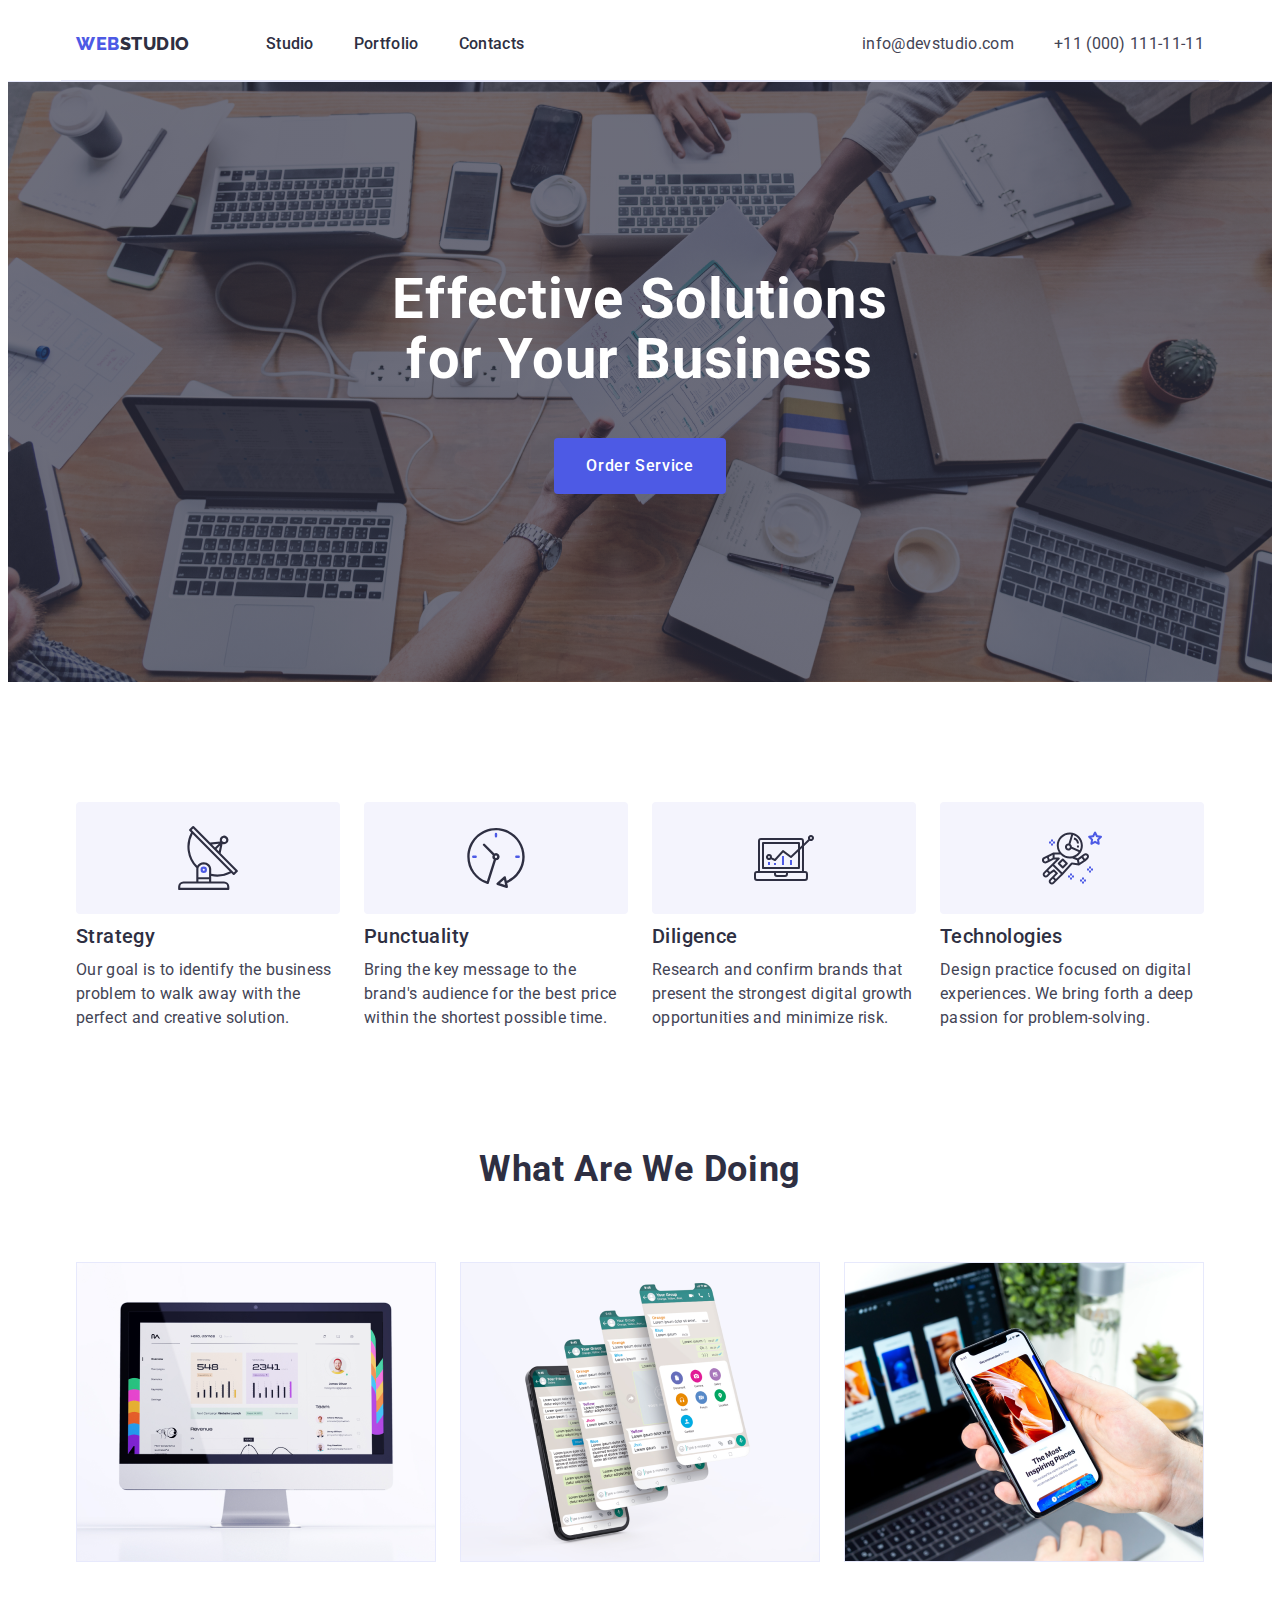
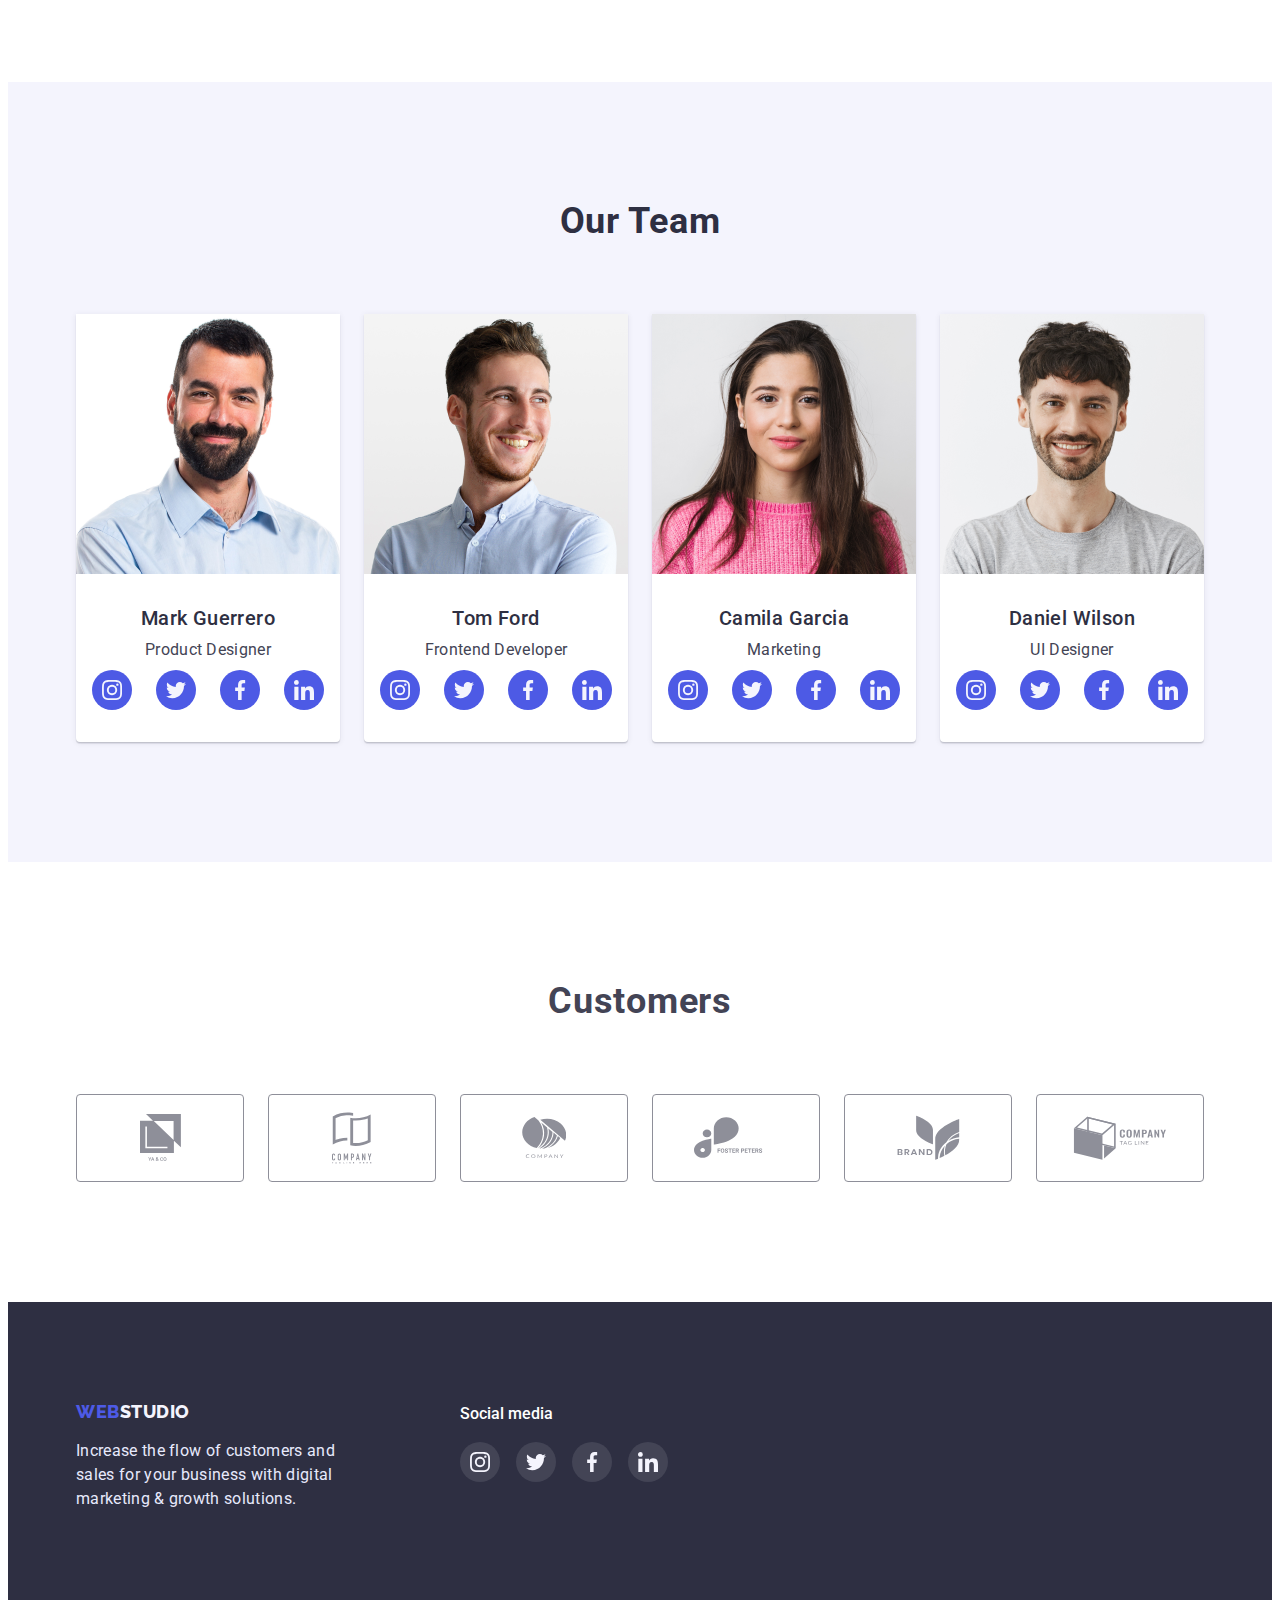
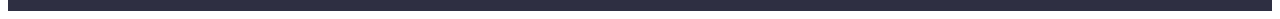
<file: index.html>
<!DOCTYPE html>
<html lang="en">
  <head>
    <meta charset="UTF-8" />
    <meta http-equiv="X-UA-Compatible" content="IE=edge" />
    <meta name="viewport" content="width=device-width, initial-scale=1.0" />

    <link
      rel="stylesheet"
      href="https://cdnjs.cloudflare.com/ajax/libs/modern-normalize/1.1.0/modern-normalize.min.css"
      integrity="sha512-wpPYUAdjBVSE4KJnH1VR1HeZfpl1ub8YT/NKx4PuQ5NmX2tKuGu6U/JRp5y+Y8XG2tV+wKQpNHVUX03MfMFn9Q=="
      crossorigin="anonymous"
      referrerpolicy="no-referrer"
    />

    <title>WEBSTUDIO</title>
    <link rel="stylesheet" href="./css/styles.css" />
    <link rel="preconnect" href="https://fonts.googleapis.com" />
    <link rel="preconnect" href="https://fonts.gstatic.com" crossorigin />
    <link
      href="https://fonts.googleapis.com/css2?family=Raleway:wght@800&family=Roboto:wght@400;500;700&display=swap"
      rel="stylesheet"
    />
  </head>
  <body>
    <!-- заголовок -->

    <header class="header-main">
      <div class="container-head container border">
        <nav class="menu-list-main list">
          <a class="nav-logo link" href="./index.html"
            >Web<span class="logo-black">Studio</span></a
          >

          <ul class="header-menu mail-link link list">
            <li class="header-item">
              <a class="menu-list link menu-list-effect" href="./index.html"
                >Studio</a
              >
            </li>
            <li class="header-item">
              <a class="menu-list link menu-list-effect" href="./portfolio.html"
                >Portfolio</a
              >
            </li>
            <li>
              <a class="menu-list link menu-list-effect" href="">Contacts</a>
            </li>
          </ul>
        </nav>
        <address class="list address">
          <ul class="menu-contacts list">
            <li>
              <a
                class="mail-link link menu-list-effect"
                href="mailto:info@devstudio.com"
                >info@devstudio.com</a
              >
            </li>

            <li>
              <a
                class="mail-link link menu-list-effect"
                href="tel:+110001111111"
                >+11 (000) 111-11-11</a
              >
            </li>
          </ul>
        </address>
      </div>
    </header>

    <main>
      <!-- <section 1 hero> ------------------------------------------->

      <section class="section-hero">
        <div class="container-hero container">
          <h1 class="section-hero-title">
            Effective Solutions for Your Business
          </h1>

          <button class="section-hero-btn btn-style" type="button">
            Order Service
          </button>
        </div>
      </section>

      <!-- <section>2 info -->

      <section class="step">
        <div class="container-info">
          <h2 class="vis-hidden sect-info-title">
            Our goal is to identify the business
          </h2>

          <ul class="list-info list">
            <li class="info-image">
              <div class="info-wrap image-item">
                <svg width="60" , height="64">
                  <use href="./images/symbol-defs-2.svg#icon-Group"></use>
                </svg>
              </div>

              <h3 class="section-info-title">Strategy</h3>
              <p class="section-info-description">
                Our goal is to identify the business problem to walk away with
                the perfect and creative solution.
              </p>
            </li>

            <li>
              <div class="info-wrap image-item">
                <svg width="60" , height="64">
                  <use href="./images/symbol-defs-2.svg#icon-clock"></use>
                </svg>
              </div>

              <h3 class="section-info-title">Punctuality</h3>
              <p class="section-info-description">
                Bring the key message to the brand's audience for the best price
                within the shortest possible time.
              </p>
            </li>

            <li>
              <div class="info-wrap image-item">
                <svg width="60" , height="64">
                  <use href="./images/symbol-defs-2.svg#icon-diagram"></use>
                </svg>
              </div>

              <h3 class="section-info-title">Diligence</h3>
              <p class="section-info-description">
                Research and confirm brands that present the strongest digital
                growth opportunities and minimize risk.
              </p>
            </li>

            <li>
              <div class="info-wrap image-item">
                <svg width="60" , height="64">
                  <use href="./images/symbol-defs-2.svg#icon-astronaut"></use>
                </svg>
              </div>

              <h3 class="section-info-title">Technologies</h3>
              <p class="section-info-description">
                Design practice focused on digital experiences. We bring forth a
                deep passion for problem-solving.
              </p>
            </li>
          </ul>
        </div>
      </section>

      <!-- <section> 3 product -->

      <section class="sect-prod">
        <div class="container">
          <h2 class="section-prod-title title-marg">What are we doing</h2>
          <ul class="list-item list">
            <li><img src="./images/comp1.jpg" alt="product1" width="360" /></li>
            <li><img src="./images/img2.jpg" alt="product2" width="360" /></li>
            <li><img src="./images/img3.jpg" alt="product3" width="360" /></li>
          </ul>
        </div>
      </section>

      <!-- <section> 4 team -->

      <section class="sect-team section">
        <div class="container">
          <h2 class="section-team-main">Our Team</h2>
          <ul class="list-item list">
            <li class="sect-team-info">
              <img src="./images/img-1.jpg" alt="Mark Guerrero " width="264" />

              <div class="team-card">
                <div class="ws-wrap">
                  <h3 class="section-team-title">Mark Guerrero</h3>

                  <p class="section-team-description">Product Designer</p>

                  <ul class="ws-soc-list list">
                    <li class="ws-soc-item">
                      <a href="" class="ws-soc-link">
                        <svg width="20" , height="20">
                          <use href="./images/icons.svg#icon-instagram"></use>
                        </svg>
                      </a>
                    </li>

                    <li class="ws-soc-item">
                      <a href="" class="ws-soc-link">
                        <svg width="20" , height="20">
                          <use href="./images/icons.svg#icon-twitter"></use>
                        </svg>
                      </a>
                    </li>

                    <li class="ws-soc-item">
                      <a href="" class="ws-soc-link">
                        <svg width="20" , height="20">
                          <use href="./images/icons.svg#icon-facebook"></use>
                        </svg>
                      </a>
                    </li>

                    <li class="ws-soc-item">
                      <a href="" class="ws-soc-link">
                        <svg width="20" , height="20">
                          <use href="./images/icons.svg#icon-linkedin"></use>
                        </svg>
                      </a>
                    </li>
                  </ul>
                </div>
              </div>
            </li>

            <li class="sect-team-info">
              <img src="./images/img-2.jpg" alt="Tom Ford" width="264" />

              <div class="team-card">
                <h3 class="section-team-title">Tom Ford</h3>

                <p class="section-team-description">Frontend Developer</p>

                <ul class="ws-soc-list list">
                  <li class="ws-soc-item">
                    <a href="" class="ws-soc-link">
                      <svg width="20" , height="20">
                        <use href="./images/icons.svg#icon-instagram"></use>
                      </svg>
                    </a>
                  </li>

                  <li class="ws-soc-item">
                    <a href="" class="ws-soc-link">
                      <svg width="20" , height="20">
                        <use href="./images/icons.svg#icon-twitter"></use>
                      </svg>
                    </a>
                  </li>

                  <li class="ws-soc-item">
                    <a href="" class="ws-soc-link">
                      <svg width="20" , height="20">
                        <use href="./images/icons.svg#icon-facebook"></use>
                      </svg>
                    </a>
                  </li>

                  <li class="ws-soc-item">
                    <a href="" class="ws-soc-link">
                      <svg width="20" , height="20">
                        <use href="./images/icons.svg#icon-linkedin"></use>
                      </svg>
                    </a>
                  </li>
                </ul>
              </div>
            </li>

            <li class="sect-team-info">
              <img
                src="./images/camilagarcia.jpg"
                alt="Camila Garcia"
                width="264"
              />

              <div class="team-card">
                <h3 class="section-team-title">Camila Garcia</h3>

                <p class="section-team-description">Marketing</p>

                <ul class="ws-soc-list list">
                  <li class="ws-soc-item">
                    <a href="" class="ws-soc-link">
                      <svg width="20" , height="20">
                        <use href="./images/icons.svg#icon-instagram"></use>
                      </svg>
                    </a>
                  </li>

                  <li class="ws-soc-item">
                    <a href="" class="ws-soc-link">
                      <svg width="20" , height="20">
                        <use href="./images/icons.svg#icon-twitter"></use>
                      </svg>
                    </a>
                  </li>

                  <li class="ws-soc-item">
                    <a href="" class="ws-soc-link">
                      <svg width="20" , height="20">
                        <use href="./images/icons.svg#icon-facebook"></use>
                      </svg>
                    </a>
                  </li>

                  <li class="ws-soc-item">
                    <a href="" class="ws-soc-link">
                      <svg width="20" , height="20">
                        <use href="./images/icons.svg#icon-linkedin"></use>
                      </svg>
                    </a>
                  </li>
                </ul>
              </div>
            </li>

            <li class="sect-team-info">
              <img src="./images/img-4.jpg" alt="Daniel Wilson" width="264" />
              <div class="team-card">
                <h3 class="section-team-title">Daniel Wilson</h3>

                <p class="section-team-description">UI Designer</p>

                <ul class="ws-soc-list list">
                  <li class="ws-soc-item">
                    <a href="" class="ws-soc-link">
                      <svg width="20" , height="20">
                        <use href="./images/icons.svg#icon-instagram"></use>
                      </svg>
                    </a>
                  </li>

                  <li class="ws-soc-item">
                    <a href="" class="ws-soc-link">
                      <svg width="20" , height="20">
                        <use href="./images/icons.svg#icon-twitter"></use>
                      </svg>
                    </a>
                  </li>

                  <li class="ws-soc-item">
                    <a href="" class="ws-soc-link">
                      <svg width="20" , height="20">
                        <use href="./images/icons.svg#icon-facebook"></use>
                      </svg>
                    </a>
                  </li>

                  <li class="ws-soc-item">
                    <a href="" class="ws-soc-link">
                      <svg width="20" , height="20">
                        <use href="./images/icons.svg#icon-linkedin"></use>
                      </svg>
                    </a>
                  </li>
                </ul>
              </div>
            </li>
          </ul>
        </div>
      </section>

      <!-- ---------section-customers----------- -->

      <section class="section">
        <div class="container">
          <h1 class="title-custom">Customers</h1>
          <ul class="custum-list list">
            <li class="custum-list-item">
              <a href="" class="info-link cust-bord">
                <svg class="cust-list-icon" width="41" , height="47">
                  <use href="./images/symbol-defs.svg#icon-group1"></use>
                </svg>
              </a>
            </li>

            <li class="custom-item">
              <a href="" class="info-link cust-bord">
                <svg width="40" , height="52">
                  <use href="./images/symbol-defs.svg#icon-group2"></use>
                </svg>
              </a>
            </li>
            <li class="custom-item">
              <a href="" class="info-link cust-bord">
                <svg width="44" , height="41">
                  <use href="./images/symbol-defs.svg#icon-group3"></use>
                </svg>
              </a>
            </li>
            <li class="custom-item">
              <a href="" class="info-link cust-bord">
                <svg width="84" , height="41">
                  <use href="./images/symbol-defs.svg#icon-group4"></use>
                </svg>
              </a>
            </li>
            <li class="custom-item">
              <a href="" class="info-link cust-bord">
                <svg width="63" , height="45">
                  <use href="./images/symbol-defs.svg#icon-group5"></use>
                </svg>
              </a>
            </li>
            <li class="custom-item">
              <a href="" class="info-link cust-bord">
                <svg width="94" , height="44">
                  <use href="./images/symbol-defs.svg#icon-group6"></use>
                </svg>
              </a>
            </li>
          </ul>
        </div>
      </section>
    </main>
    <!-- footer -->

    <footer class="footer link">
      <div class="container foot-block">
        <div class="footer-style">
          <a class="logo-footer link" href="./index.html"
            >Web<span class="logo-white">Studio</span>
          </a>

          <p class="footer-description">
            Increase the flow of customers and sales for your business with
            digital marketing & growth solutions.
          </p>
        </div>

        <div class="foot-item">
          <b class="foot-soc">Social media</b>

          <ul class="foot-soc-list list">
            <li class="ws-soc-item">
              <a href="" class="foot-soc-bgcolor">
                <svg class="col-icon" width="20" , height="20">
                  <use href="./images/icons.svg#icon-instagram"></use>
                </svg>
              </a>
            </li>

            <li class="ws-soc-item">
              <a href="" class="foot-soc-bgcolor">
                <svg class="col-icon" width="20" , height="20">
                  <use href="./images/icons.svg#icon-twitter"></use>
                </svg>
              </a>
            </li>

            <li class="ws-soc-item">
              <a href="" class="foot-soc-bgcolor">
                <svg class="col-icon" width="20" , height="20">
                  <use href="./images/icons.svg#icon-facebook"></use>
                </svg>
              </a>
            </li>

            <li class="ws-soc-item">
              <a href="" class="foot-soc-bgcolor">
                <svg class="col-icon" width="20" , height="20">
                  <use href="./images/icons.svg#icon-linkedin"></use>
                </svg>
              </a>
            </li>
          </ul>
        </div>
      </div>
    </footer>
  </body>
</html>
</file>
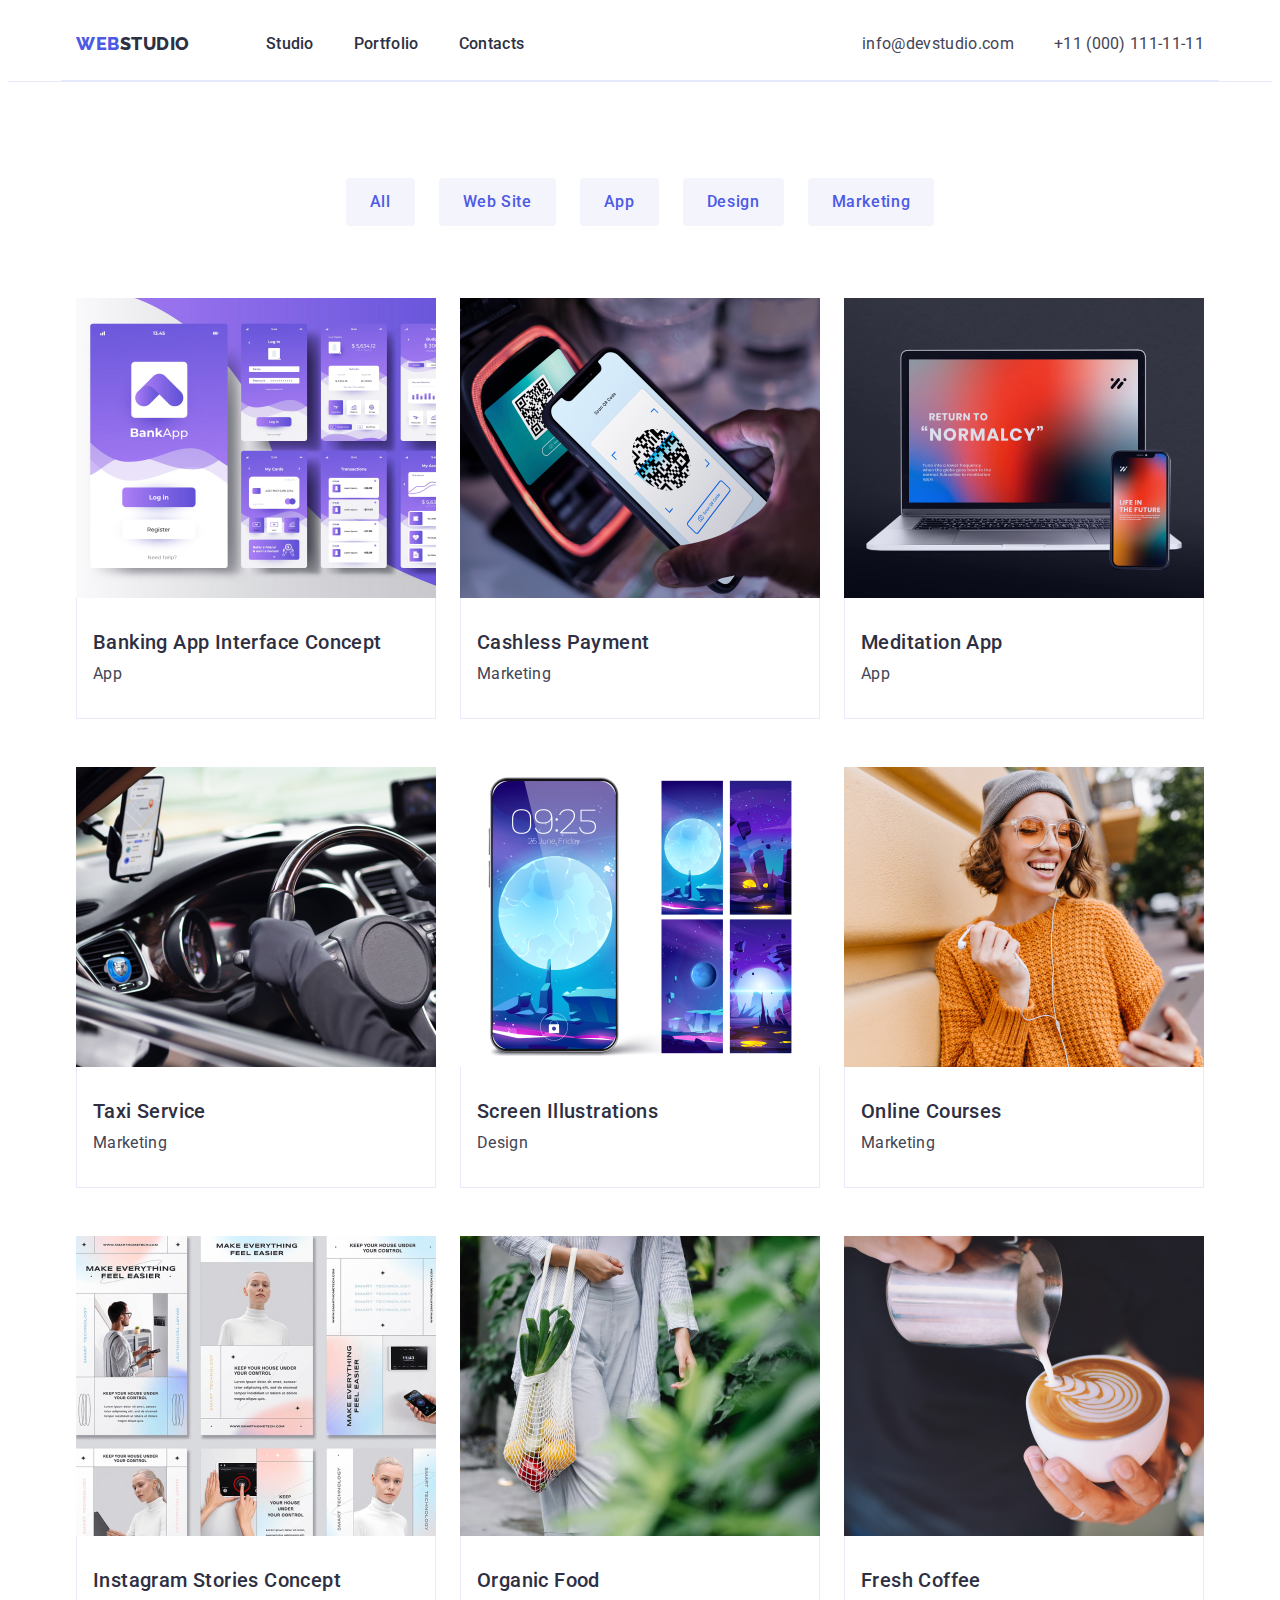
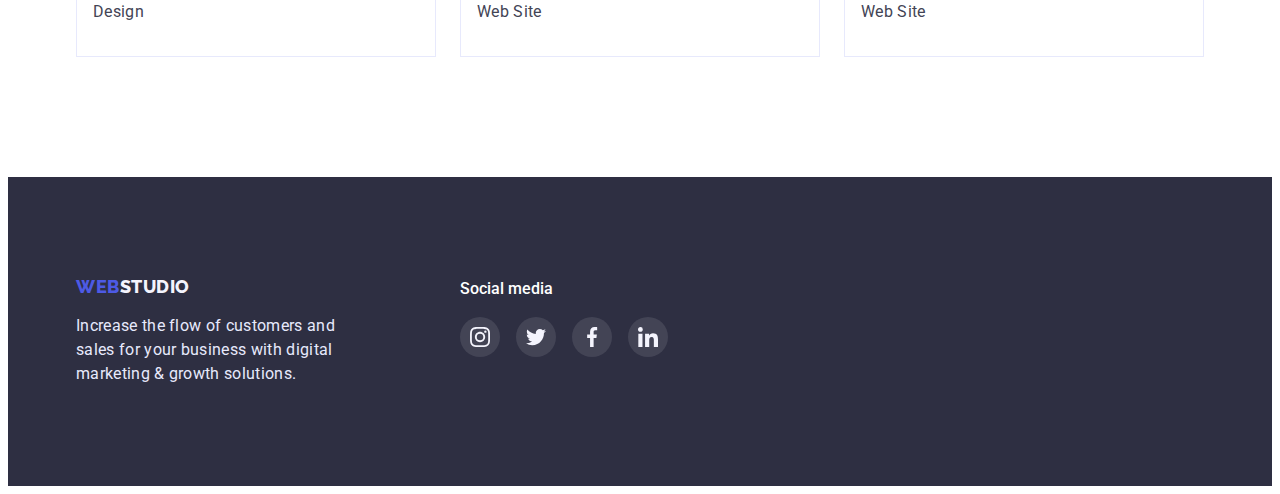
<file: portfolio.html>
<!DOCTYPE html>
<html lang="en">
  <head>
    <meta charset="UTF-8" />
    <meta http-equiv="X-UA-Compatible" content="IE=edge" />
    <meta name="viewport" content="width=device-width, initial-scale=1.0" />

    <link
      rel="stylesheet"
      href="https://cdnjs.cloudflare.com/ajax/libs/modern-normalize/1.1.0/modern-normalize.min.css"
      integrity="sha512-wpPYUAdjBVSE4KJnH1VR1HeZfpl1ub8YT/NKx4PuQ5NmX2tKuGu6U/JRp5y+Y8XG2tV+wKQpNHVUX03MfMFn9Q=="
      crossorigin="anonymous"
      referrerpolicy="no-referrer"
    />

    <title>PORTFOLIO</title>
    <link rel="stylesheet" href="./css/styles.css" />
    <link rel="preconnect" href="https://fonts.googleapis.com" />
    <link rel="preconnect" href="https://fonts.gstatic.com" crossorigin />
    <link
      href="https://fonts.googleapis.com/css2?family=Raleway:wght@800&family=Roboto:wght@400;500;700&display=swap"
      rel="stylesheet"
    />
  </head>
  <body>
    <!-- заголовок -->

    <header class="header-main">
      <div class="container-head container border">
        <nav class="menu-list-main list">
          <a class="nav-logo link page-logo" href="./index.html"
            >Web<span class="logo-black">Studio</span></a
          >

          <ul class="header-menu mail-link link list">
            <li class="header-item">
              <a class="menu-list link menu-list-effect" href="./index.html"
                >Studio</a
              >
            </li>
            <li class="header-item">
              <a class="menu-list link menu-list-effect" href="./portfolio.html"
                >Portfolio</a
              >
            </li>
            <li>
              <a class="menu-list link menu-list-effect" href="">Contacts</a>
            </li>
          </ul>
        </nav>
        <address class="list address">
          <ul class="menu-contacts list">
            <li>
              <a
                class="mail-link link menu-list-effect"
                href="mailto:info@devstudio.com"
                >info@devstudio.com</a
              >
            </li>

            <li>
              <a
                class="mail-link link menu-list-effect"
                href="tel:+110001111111"
                >+11 (000) 111-11-11</a
              >
            </li>
          </ul>
        </address>
      </div>
    </header>

    <!-- кнопки -->
    <main>
      <section class="list btn-padd">
        <div class="container">
          <h1 class="sect-title vis-hidden">none</h1>

          <ul class="list-btn list-item list">
            <li>
              <button class="btn-font" type="button">All</button>
            </li>
            <li>
              <button class="btn-font" type="button">Web Site</button>
            </li>
            <li>
              <button class="btn-font" type="button">App</button>
            </li>
            <li>
              <button class="btn-font" type="button">Design</button>
            </li>
            <li>
              <button class="btn-font" type="button">Marketing</button>
            </li>
          </ul>

          <!-- <section>1 -->

          <ul class="list-apply list">
            <li class="link">
              <a class="link card-eff" href="">
                <img
                  src="./images-portfolio/img-1.jpg"
                  alt="Banking App Interface Concept"
                  width="360"
                />

                <div class="border-card">
                  <h2 class="section-title">Banking App Interface Concept</h2>

                  <p class="section-descr">App</p>
                </div>
              </a>
            </li>

            <li class="link">
              <a class="link card-eff" href="">
                <img
                  src="./images-portfolio/img-2.jpg"
                  alt="Cashless Payment"
                  width="360"
                />

                <div class="border-card">
                  <h2 class="section-title">Cashless Payment</h2>
                  <p class="section-descr">Marketing</p>
                </div>
              </a>
            </li>

            <li class="link">
              <a class="link card-eff" href="">
                <img
                  src="./images-portfolio/img-3.jpg"
                  alt="Meditaion App"
                  width="360"
                />

                <div class="border-card">
                  <h2 class="section-title">Meditation App</h2>
                  <p class="section-descr">App</p>
                </div>
              </a>
            </li>

            <li class="link">
              <a class="link card-eff" href="">
                <img
                  src="./images-portfolio/img-4.jpg"
                  alt="Taxi Service"
                  width="360"
                />

                <div class="border-card">
                  <h2 class="section-title">Taxi Service</h2>
                  <p class="section-descr">Marketing</p>
                </div>
              </a>
            </li>

            <li class="link">
              <a class="link card-eff" href="">
                <img
                  src="./images-portfolio/img-5.jpg"
                  alt="Screen Illustrations"
                  width="360"
                />

                <div class="border-card">
                  <h2 class="section-title">Screen Illustrations</h2>
                  <p class="section-descr">Design</p>
                </div>
              </a>
            </li>

            <li class="link">
              <a class="link card-eff" href="">
                <img
                  src="./images-portfolio/img-6.jpg"
                  alt="Online Courses"
                  width="360"
                />

                <div class="border-card">
                  <h2 class="section-title">Online Courses</h2>
                  <p class="section-descr">Marketing</p>
                </div>
              </a>
            </li>

            <li class="link">
              <a class="link card-eff" href="">
                <img
                  src="./images-portfolio/img-7.jpg"
                  alt="Instagram Stories Concept"
                  width="360"
                />

                <div class="border-card">
                  <h2 class="section-title">Instagram Stories Concept</h2>
                  <p class="section-descr">Design</p>
                </div>
              </a>
            </li>

            <li class="link">
              <a class="link card-eff" href="">
                <img
                  src="./images-portfolio/img-8.jpg"
                  alt="Organic Food"
                  width="360"
                />

                <div class="border-card">
                  <h2 class="section-title">Organic Food</h2>
                  <p class="section-descr">Web Site</p>
                </div>
              </a>
            </li>

            <li class="link">
              <a class="link card-eff" href="">
                <img
                  src="./images-portfolio/img-9.jpg"
                  alt="Fresh Coffee"
                  width="360"
                />

                <div class="border-card">
                  <h2 class="section-title">Fresh Coffee</h2>
                  <p class="section-descr">Web Site</p>
                </div>
              </a>
            </li>
          </ul>
        </div>
      </section>
    </main>
    <!-- footer -->

    <footer class="footer link">
      <div class="container foot-block">
        <div class="footer-style">
          <a class="logo-footer link" href="./index.html"
            >Web<span class="logo-white">Studio</span>
          </a>

          <p class="footer-description">
            Increase the flow of customers and sales for your business with
            digital marketing & growth solutions.
          </p>
        </div>

        <div class="foot-item">
          <h3 class="foot-soc">Social media</h3>

          <ul class="foot-soc-list list">
            <li class="ws-soc-item">
              <a href="" class="ws-soc-link foot-soc-bgcolor">
                <svg width="20" , height="20">
                  <use href="./images/icons.svg#icon-instagram"></use>
                </svg>
              </a>
            </li>

            <li class="ws-soc-item">
              <a href="" class="ws-soc-link foot-soc-bgcolor">
                <svg width="20" , height="20">
                  <use href="./images/icons.svg#icon-twitter"></use>
                </svg>
              </a>
            </li>

            <li class="ws-soc-item">
              <a href="" class="ws-soc-link foot-soc-bgcolor">
                <svg width="20" , height="20">
                  <use href="./images/icons.svg#icon-facebook"></use>
                </svg>
              </a>
            </li>

            <li class="ws-soc-item">
              <a href="" class="ws-soc-link foot-soc-bgcolor">
                <svg width="20" , height="20">
                  <use href="./images/icons.svg#icon-linkedin"></use>
                </svg>
              </a>
            </li>
          </ul>
        </div>
      </div>
    </footer>
  </body>
</html>
</file>
<file: css/styles.css>
html {
  box-sizing: border-box;
}
*,
*::before,
*::after {
  box-sizing: inherit;
}
:root {
  --brand-color: #2e2f42;
  --team-color: #f4f4fd;
  --head-color: #4d5ae5;
  --menu-color: #434455;
  --menu-focus-color: #404bbf;
  --menu-eff-color: #ffffff;
  --fot-color: #e7e9fc;
  --border-color: #8e8f99;
  --bg-link-dark: rgba(255, 255, 255, 0.1);
}

p,
h1,
h2,
h3,
h4,
h5,
h6 {
  margin: 0;
}
ul {
  margin-left: 0;
  padding: 0;
}

img {
  display: block;
}
body {
  font-family: "Roboto", sans-serif;
  font-style: normal;
  color: var(--menu-color);
}
.text-down-line link {
  text-decoration: none;
}
.link {
  text-decoration: none;
}

/* заголовок -----------------------------*/

.menu-list-item {
  text-transform: uppercase;
}
.nav-logo {
  display: flex;
  margin-right: 76px;

  /* ‹mod 3 */

  font-family: "Raleway", sans-serif;
  font-weight: 800;
  font-size: 18px;
  line-height: 1.17;
  letter-spacing: 0.03em;
  color: var(--head-color);
  text-transform: uppercase;
}
.menu-list {
  display: flex;
  align-items: center;
  height: 72px;
  font-weight: 500;
  font-size: 16px;
  line-height: 1.5;
  letter-spacing: 0.02em;
  color: var(--brand-color);
}

.list {
  list-style: none;
}

.menu-contacts {
  display: flex;
  padding-left: 0;
  margin: 0;
  gap: 40px;
  font-style: normal;
  font-weight: 400;
  font-size: 16px;
  line-height: 1.5;
  letter-spacing: 0.02em;
  color: var(--menu-color);
}
.mail-link {
  color: var(--menu-color);
  gap: 40px;
}

.menu-list-effect:hover {
  color: var(--menu-focus-color);
}

.menu-list-effect:focus {
  color: var(--menu-focus-color);
}
.logo-black {
  display: flex;
  color: var(--brand-color);
}

.list {
  list-style: none;
}
/* section 1  hero--------------------------*/

.section-hero {
  background-color: var(--brand-color);
  background-image: linear-gradient(
      rgba(46, 47, 66, 0.7),
      rgba(46, 47, 66, 0.7)
    ),
    url(../images/bg-imeges.jpg);
  background-repeat: no-repeat;
  background-position: center;
  background-size: cover;
  padding: 188px 0;
  margin-left: auto;
  margin-right: auto;
  width: 1440рх;
}

.section-hero-title {
  max-width: 496px;
  margin-left: auto;
  margin-right: auto;
  margin-bottom: 48px;
  font-size: 56px;
  line-height: 1.07;
  letter-spacing: 0.02em;

  color: var(--menu-eff-color);
}

.section-hero-btn {
  border: transparent;
  padding: 16px 32px;
  text-transform: none;
  color: var(--menu-eff-color);
  background: var(--head-color);
  cursor: pointer;
}

.btn-style {
  font-family: inherit;
  font-weight: 500;
  font-size: 16px;
  line-height: 1.5;
  letter-spacing: 0.04em;

  border-radius: 4px;
}

.section-hero-btn:hover,
focus {
  background-color: var(--menu-focus-color);
  color: var(--menu-eff-color);
}

/* section 2 info -----------------------------*/

.vis-hidden {
  position: absolute;
  width: 1px;
  height: 1px;
  margin: -1px;
  border: 0;
  padding: 0;
  white-space: nowrap;
  clip-path: inset(100%);
  clip: rect(0 0 0 0);
  overflow: hidden;
}

.container-info {
  width: 1158px;

  margin: 0 auto;
}

.sect-info-title {
  line-height: 1.07;
}

.section-info-title {
  font-weight: 500;
  font-size: 20px;
  line-height: 1.4;
  letter-spacing: 0.02em;
  margin-bottom: 8px;
  margin-top: 8px;
  color: var(--brand-color);
}

.section-info-description {
  font-weight: 400;
  font-size: 16px;
  line-height: 1.5;
  letter-spacing: 0.02em;

  color: #434455;
}

.image-item {
  display: flex;
  align-items: center;
  justify-content: center;
  background-color: var(--team-color);
  /* border: 1px solid var( --menu-color); */
  border-radius: 4px;
  width: 264px;
  height: 112px;
  margin: 0;
}

.info-wrap {
  /* background-color: var(--head-color); */
}

/* section 3  product*/

.section-prod-title {
  font-weight: 700;
  font-size: 36px;
  line-height: 1.11;
  text-align: center;
  letter-spacing: 0.02em;
  text-transform: capitalize;
  margin-bottom: 72px;
  color: var(--brand-color);
}

.sect-prod {
  padding-bottom: 120px;
}
/* section 4 team -----------------------------*/

.ws-soc-list {
  display: flex;
  justify-content: center;
  gap: 24px;
  margin-top: 8px;
}

.ws-soc-item {
  width: 40px;
  height: 40px;
}

.ws-soc-link {
  width: 100%;
  height: 100%;
  border-radius: 50%;
  background-color: var(--head-color);
  display: flex;
  align-items: center;
  justify-content: center;
  fill: var(--team-color);
}

.ws-soc-link:hover {
  background-color: var(--menu-focus-color);
}

.sect-team {
  background-color: var(--team-color);
}

.section-team-main {
  font-weight: 700;
  font-size: 36px;
  line-height: 1.11;
  text-align: center;
  letter-spacing: 0.02em;
  text-transform: capitalize;
  margin-bottom: 72px;
  color: var(--brand-color);
}

.section-team-title {
  font-weight: 500;
  font-size: 20px;
  line-height: 1.2;
  letter-spacing: 0.02em;
  color: var(--brand-color);
  margin-bottom: 8px;
}

.section-team-description {
  font-weight: 400;
  font-size: 16px;
  line-height: 1.5;
  letter-spacing: 0.02em;
  color: var(--menu-color);
}

/* -------------section  5 customers------------------ */

.customers {
  padding-top: 120px;
  padding-bottom: 120px;
}

.title-custom {
  font-weight: 700;
  font-size: 36px;
  line-height: 1.11;
  text-align: center;
  letter-spacing: 0.02em;
  text-transform: capitalize;
  margin-bottom: 72px;
  width: calc(1158px - 30px);
}
.custum-list {
  display: flex;
  margin: 0;
  gap: 24px;
}

.info-link,
.cust-bord :hover,
.info-link,
.cust-bord :focus {
  fill: var(--menu-focus-color);
  border-color: var(--menu-focus-color);
}
.info-link {
  display: flex;
  align-items: center;
  justify-content: center;
  width: 168px;
  height: 88px;
  border: 1px solid var(--border-color);
  border-radius: 4px;
  fill: currentColor;
  fill: var(--border-color);
}

.cust-bord:hover,
.cust-bord :focus {
  border-color: var(--menu-focus-color);
  fill: var(--menu-focus-color);
}

/* footer -----------------------------*/

.footer {
  background-color: var(--brand-color);
  padding-top: 100px;
  padding-bottom: 100px;
  display: flex;
  justify-content: start;
  margin-left: auto;
}

.foot-block {
  display: flex;
  align-items: start;
}

.footer-style {
  display: block;
  margin: 0;
}

.foot-item {
  margin-left: 120px;
}

.foot-soc {
  color: var(--menu-eff-color);
  font-family: "Roboto";
  font-style: normal;
  font-weight: 500;
  font-size: 16px;
  line-height: 1.5;
}

.foot-soc-list {
  display: flex;
  margin: 0;
  gap: 16px;
  margin-top: 16px;
}

.foot-soc-bgcolor {
  width: 100%;
  height: 100%;
  border-radius: 50%;
  background-color: var(--menu-color);
  display: flex;
  align-items: center;
  justify-content: center;
  fill: var(--team-color);
}

.foot-soc-bgcolor:hover,
.foot-soc-bgcolor :focus {
  background-color: rgba(49, 208, 170, 1);
}

.footer-description {
  display: block;
  margin-top: 16px;
  max-width: 264px;
  font-size: 16px;
  line-height: 1.5;
  letter-spacing: 0.02em;
  color: var(--fot-color);
}

.logo-white {
  color: var(--team-color);
}

.logo-footer {
  font-family: "Raleway", sans-serif;
  font-style: normal;
  font-weight: 800;
  font-size: 18px;
  line-height: 1.16;
  letter-spacing: 0.03em;
  color: var(--head-color);
  text-transform: uppercase;
}

/* portfolio----------------------------- */

.btn-font {
  display: flex;
  justify-content: center;
  align-items: center;
  border: transparent;
  text-transform: none;
  padding: 12px 24px;
  font-family: "Roboto", sans-serif;
  font-weight: 500;
  font-size: 16px;
  line-height: 1.5;
  letter-spacing: 0.04em;
  border-radius: 4px;
  background: var(--team-color);
  color: var(--head-color);
  cursor: pointer;
}

.section-title {
  font-weight: 500;
  font-size: 20px;
  line-height: 1.2;
  letter-spacing: 0.02em;
  margin-bottom: 8px;
  color: var(--brand-color);
}

.section-descr {
  font-size: 16px;
  line-height: 1.5;
  letter-spacing: 0.02em;
  color: var(--menu-color);
}

.btn-font:hover,
:focus {
  color: var(--team-color);
  border-radius: 4px;
  background: #404bbf;
  box-shadow: 0px 3px 1px rgba(0, 0, 0, 0.1), 0px 2px 1px rgba(0, 0, 0, 0.08),
    0px 2px 2px rgba(0, 0, 0, 0.12);
}

/* modul 3----------- block------------------ */

.border {
  border-bottom: 1px solid var(--fot-color);
}

.section {
  padding-top: 120px;
  padding-bottom: 120px;
  margin: 0;
}

.step {
  padding-top: 120px;
  padding-bottom: 120px;
}

/* <-- заголовок -- >  */

.container {
  width: 1158px;
  padding-left: 15px;
  padding-right: 15px;
  margin: 0 auto;
}

.container-head {
  display: flex;
  align-items: center;
  justify-content: space-between;
}

.header-menu {
  display: flex;
  margin: 0;
  gap: 40px;
}

.header-item:not(:last-child) {
  margin-right: auto;
}
.header-main {
  border-bottom: 1px solid var(--fot-color);
}

.menu-list-main {
  display: flex;
  align-items: center;
}

.address {
  display: flex;
  margin-left: auto;
}

/**------------- SECTION 1 HERO -------block--------*/

.container-hero {
  text-align: center;
  margin-left: auto;
  margin-right: auto;
}

/**------------- SECTION 2 INFO ------block---------*/

.list-info {
  display: flex;
  gap: 24px;
  margin: 0;
  padding-left: 15px;
  padding-right: 15px;
}

/**------------- SECTION 3 PRODUCT ------block---------*/

.img {
  display: block;
  max-width: 100%;
  height: auto;
}

.list-item {
  display: flex;
  text-align: center;
  gap: 24px;
  margin: 0;
}

.sect-team-info {
  background-color: var(--menu-eff-color);
  border-radius: 0px 0px 4px 4px;

  background: #ffffff;
  box-shadow: 0px 1px 6px rgba(46, 47, 66, 0.08),
    0px 1px 1px rgba(46, 47, 66, 0.16), 0px 2px 1px rgba(46, 47, 66, 0.08);
}

.team-card {
  padding-top: 32px;
  padding-bottom: 32px;
  padding-left: 16px;
  padding-right: 16px;
  border-radius: 0px 0px 4px 4px;
}

/**------------- FOOTER ------block---------*/

/**------------- PORTFOLIO ------block---------*/

/* кнопки  */

.btn-padd {
  padding-bottom: 120px;
  padding-top: 96px;
}

.list-btn {
  display: flex;
  align-items: center;
  justify-content: center;
  text-align: center;
  margin-left: auto;
  margin-right: auto;
  margin-bottom: 72px;

  gap: 24px;
}

/**------------- PORTFOLIO ---section-Apply--block---------*/

.list-apply {
  display: flex;
  flex-wrap: wrap;
  gap: 48px 24px;
  margin: 0;
}

.card-eff:hover,
.card-eff:focus {
  display: block;
  box-shadow: 0px 1px 6px rgba(46, 47, 66, 0.08),
    0px 1px 1px rgba(46, 47, 66, 0.16), 0px 2px 1px rgba(46, 47, 66, 0.08);
}

.border-card {
  padding-top: 32px;
  padding-bottom: 32px;
  border-left: 1px solid var(--fot-color);
  border-right: 1px solid var(--fot-color);
  border-bottom: 1px solid var(--fot-color);
  padding-left: 16px;
  padding-right: 16px;
}
</file>
